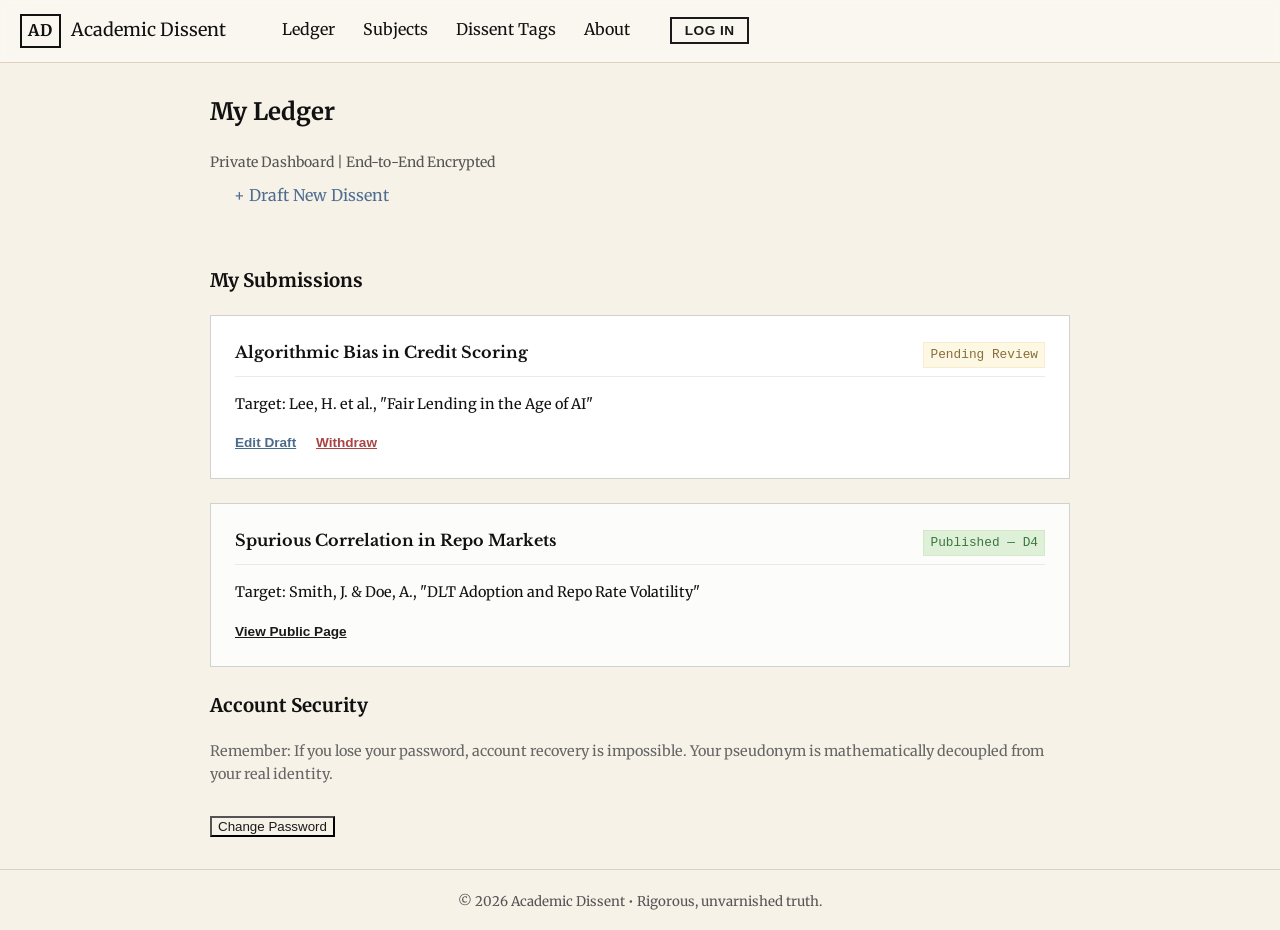
<file: dashboard.html>
<!doctype html>
<html lang="en">
  <head>
    <meta charset="utf-8" />
    <meta name="viewport" content="width=device-width, initial-scale=1" />
    <title>Academic Dissent — The Ledger</title>
    <link rel="preconnect" href="https://fonts.googleapis.com">
    <link rel="preconnect" href="https://fonts.gstatic.com" crossorigin>
    <link href="https://fonts.googleapis.com/css2?family=Merriweather:ital,wght@0,300;0,400;0,700;1,300;1,400&family=Libre+Baskerville:wght@400;700&display=swap" rel="stylesheet">
    <link rel="stylesheet" href="css/styles.css" />

    <!-- 1. Define the callback FIRST -->
    <script>
      let isTurnstileLoaded = false;
      function onTurnstileLoad() {
          isTurnstileLoaded = true;
      }
    </script>

    <!-- 2. THEN load Cloudflare Turnstile -->
    <script src="https://challenges.cloudflare.com/turnstile/v0/api.js?render=explicit&onload=onTurnstileLoad" async defer></script>
  </head>
  <body>
    <!-- The Custom Header -->
    <ad-header></ad-header>

    <main class="container" id="dashboard-content" style="display: none;">
      <header class="post-header">
        <h2 id="dashboard-welcome">My Ledger</h2>
        <div class="meta">Private Dashboard | End-to-End Encrypted</div>
      </header>

      <!-- Action Bar -->
      <section style="margin-bottom: 3rem; display: flex; gap: 1rem;">
        <a href="submit.html" class="submit-btn" style="text-decoration: none; display: inline-block; padding: 0.6rem 1.5rem;">+ Draft New Dissent</a>
      </section>

      <!-- The User's Submissions -->
      <section class="critique-section">
        <h3>My Submissions</h3>

        <!-- Placeholder for when we load data from Supabase -->
        <div id="user-submissions-list">

            <!-- Example: Pending Item -->
            <div style="border: 1px solid var(--border-color); padding: 1.5rem; margin-bottom: 1.5rem; background: #fff;">
                <div style="display: flex; justify-content: space-between; align-items: baseline; margin-bottom: 1rem; border-bottom: 1px solid #eaeaea; padding-bottom: 0.5rem;">
                    <h4 style="margin: 0; font-family: 'Libre Baskerville', serif;">Algorithmic Bias in Credit Scoring</h4>
                    <span style="font-size: 0.8rem; font-family: 'Fira Code', monospace; color: #8a6d3b; background: #fcf8e3; padding: 2px 6px; border: 1px solid #faebcc;">Pending Review</span>
                </div>
                <p style="font-size: 0.9rem; margin-bottom: 1rem;">Target: Lee, H. et al., "Fair Lending in the Age of AI"</p>
                <div style="font-size: 0.85rem; font-family: sans-serif;">
                    <a href="#" style="color: var(--accent-color); font-weight: bold; margin-right: 1rem;">Edit Draft</a>
                    <a href="#" style="color: #a94442; font-weight: bold;">Withdraw</a>
                </div>
            </div>

            <!-- Example: Published Item -->
            <div style="border: 1px solid var(--border-color); padding: 1.5rem; margin-bottom: 1.5rem; background: var(--bg-color);">
                <div style="display: flex; justify-content: space-between; align-items: baseline; margin-bottom: 1rem; border-bottom: 1px solid #eaeaea; padding-bottom: 0.5rem;">
                    <h4 style="margin: 0; font-family: 'Libre Baskerville', serif;">Spurious Correlation in Repo Markets</h4>
                    <span style="font-size: 0.8rem; font-family: 'Fira Code', monospace; color: #3c763d; background: #dff0d8; padding: 2px 6px; border: 1px solid #d6e9c6;">Published — D4</span>
                </div>
                <p style="font-size: 0.9rem; margin-bottom: 1rem;">Target: Smith, J. & Doe, A., "DLT Adoption and Repo Rate Volatility"</p>
                <div style="font-size: 0.85rem; font-family: sans-serif;">
                    <a href="post.html" style="color: var(--text-color); font-weight: bold; margin-right: 1rem;">View Public Page</a>
                </div>
            </div>

        </div>
      </section>

      <!-- Account Settings -->
      <section class="critique-section">
        <h3>Account Security</h3>
        <p style="font-size: 0.9rem; color: var(--meta-color);">Remember: If you lose your password, account recovery is impossible. Your pseudonym is mathematically decoupled from your real identity.</p>
        <button class="submit-btn" style="background: transparent; color: var(--text-color); margin-top: 1rem; max-width: 250px;" onclick="alert('Password change UI not yet implemented.')">Change Password</button>
      </section>
    </main>

    <footer class="site-footer">
      <small>© <span id="year"></span> Academic Dissent • Rigorous, unvarnished truth.</small>
    </footer>

    <!-- Required Scripts -->
    <script src="js/components.js"></script>
    <script src="js/auth.js"></script>

    <script>
      document.getElementById('year').textContent = new Date().getFullYear();

      window.addEventListener('load', async () => {
          // 1. Immediately show the page layout, regardless of login status
          document.getElementById('dashboard-content').style.display = 'block';

          try {
              // 2. Wait for Supabase to connect
              const client = await window.supabaseReady;
              const { data: { session } } = await client.auth.getSession();

              // 3. If logged in, personalize the dashboard title
              if (session) {
                  const username = session.user.email.split('@')[0];
                  document.getElementById('dashboard-welcome').textContent = `Ledger: ${username}`;
              } else {
                  document.getElementById('dashboard-welcome').textContent = `Ledger: Not Authenticated`;
              }
          } catch (err) {
              console.error("Dashboard personalization skipped:", err);
          }
      });
    </script>

  </body>
</html>
</file>
<file: css/styles.css>
/* Academic Dissent — brutalist academic aesthetic */
:root {
  --bg: #f7f2e7; /* off-white/sepia */
  --fg: #111;
  --muted: #555;
  --accent: #4e6e91; /* muted slate blue */
  --rule: #ddd2bf;
  --mono: "SFMono-Regular", Consolas, "Liberation Mono", Menlo, Courier, monospace;
    --bg-color: #fcfcfb;
    --text-color: #1a1a1a;
    --accent-color: #4a6b8c;
    --meta-color: #666666; /* Added this missing variable */
    --border-color: #d1d1cf;
    --code-bg: #f2f2f0;
}

html {
  box-sizing: border-box;
  -webkit-text-size-adjust: 100%;
}
*, *:before, *:after { box-sizing: inherit; }

body {
  margin: 0;
  background: var(--bg);
  color: var(--fg);
  font-family: "Merriweather", "Libre Baskerville", Georgia, serif;
  line-height: 1.6;
}

.visually-hidden { position: absolute; left: -9999px; width: 1px; height: 1px; overflow: hidden; }

.site-header {
  border-bottom: 1px solid var(--rule);
  background: rgba(255,255,255,0.4);
  backdrop-filter: blur(2px);
  position: relative;
}
.site-header .brand, .site-header .site-nav {
  display: inline-block;
  vertical-align: middle;
}
.site-header .brand { padding: 14px 20px; }
.logo { text-decoration: none; color: inherit; display: flex; align-items: baseline; gap: 10px; }
.logo-mark {
  display: inline-block; border: 2px solid var(--fg); padding: 2px 6px; font-weight: 700; letter-spacing: 1px;
}
.logo-name { font-weight: 400; font-size: 18px; }
.site-nav { padding: 0 20px; padding-right: 360px; }
.site-nav a { color: var(--fg); text-decoration: none; margin: 0 10px; padding: 18px 2px; border-bottom: 2px solid transparent; }
.site-nav a:hover, .site-nav a.active { border-color: var(--fg); }

/* Site search (top-right) — round icon-only control that expands on focus */
.site-search {
  position: absolute;
  right: 20px;
  top: 8px;
  max-width: 48vw;
}
.site-search-input {
  height: 36px;
  width: 36px; /* collapsed */
  border: 1px solid var(--rule);
  background-color: #fff;
  background-image: url("data:image/svg+xml;utf8,<svg xmlns='http://www.w3.org/2000/svg' width='16' height='16' viewBox='0 0 24 24' fill='none' stroke='%23555' stroke-width='2' stroke-linecap='round' stroke-linejoin='round'><circle cx='11' cy='11' r='7'/><line x1='21' y1='21' x2='16.65' y2='16.65'/></svg>");
  background-repeat: no-repeat;
  background-position: center;
  background-size: 16px 16px;
  color: var(--fg);
  font-family: inherit;
  font-size: 14px;
  border-radius: 9999px;
  padding: 0; /* no text padding when collapsed */
  transition: width 160ms ease, padding 160ms ease, background-position 160ms ease, border-color 160ms ease;
}
.site-search-input:focus { outline: 2px solid rgba(78,110,145,0.25); border-color: var(--accent); }
.site-search.active .site-search-input {
  width: 320px; /* expanded */
  padding-left: 36px; /* room for icon */
  background-position: 10px center; /* move icon to the left */
}

/* Legacy dropdown rules kept for backward compat (unused by new JS) */
.site-search-results { display: none; }

.container { max-width: 900px; margin: 30px auto; padding: 0 20px; }

.ledger { display: grid; gap: 18px; }
.ledger-item { border-bottom: 1px solid var(--rule); padding-bottom: 14px; }
.ledger-item a.title { color: var(--fg); text-decoration: none; font-weight: 700; }
.ledger-item a.title:hover { text-decoration: underline; color: var(--accent); }
.meta { color: var(--muted); font-size: 14px; }

.chip { display: inline-block; font-size: 12px; padding: 2px 6px; border: 1px solid var(--rule); margin-right: 6px; color: var(--muted); text-decoration: none; }
.chip:hover { color: var(--fg); border-color: var(--fg); }

.site-footer { border-top: 1px solid var(--rule); padding: 18px 20px; text-align: center; color: var(--muted); }

article.post h1 { font-size: 28px; margin: 0 0 6px; }
article.post .post-meta { color: var(--muted); margin-bottom: 18px; }
article.post h2 { font-size: 20px; margin-top: 24px; border-top: 2px solid var(--rule); padding-top: 12px; }
article.post .section { margin-bottom: 16px; }

code, pre { font-family: var(--mono); background: rgba(0,0,0,0.04); }
code { padding: 0 4px; border: 1px solid var(--rule); }
pre { padding: 12px; overflow-x: auto; border: 1px solid var(--rule); }
pre code { background: transparent; border: 0; padding: 0; }

a { color: var(--accent); }
a:hover { text-decoration: underline; }

@media print {
  .site-header, .site-footer, .site-nav { display: none; }
  body { background: #fff; color: #000; }
}

/* Hide the hamburger button on desktop */
.menu-toggle {
  display: none;
  background: transparent;
  border: none;
  cursor: pointer;
  color: var(--fg);
  padding: 8px;
  margin-right: 15px; /* Adjust spacing to align with your design */
}

/* New Mobile Collapsible Menu Styles */
@media (max-width: 600px) {
  .site-header {
    display: flex;
    flex-wrap: wrap;
    justify-content: space-between;
    align-items: center;
    padding: 10px 0;
  }

  .site-header .brand {
    padding: 10px 20px;
  }

  /* Show the hamburger menu button */
  .menu-toggle {
    display: block;
  }

  /* Hide navigation by default and format it as a vertical list */
  .site-nav {
    display: none;
    width: 100%;
    flex-direction: column;
    padding: 0;
    background: var(--bg);
    border-top: 1px solid var(--rule);
    margin-top: 10px;
  }

  /* Class toggled by JavaScript to show the menu */
  .site-nav.open {
    display: flex;
  }

  /* Style the mobile links */
  .site-nav a {
    text-align: center;
    padding: 15px 0;
    margin: 0;
    border-bottom: 1px solid var(--rule);
  }

  .site-nav a:last-child {
    border-bottom: none;
  }

  .site-nav a.active {
    font-weight: 700;
    background-color: rgba(0,0,0,0.03); /* Subtle highlight for active page */
    border-bottom: 1px solid var(--rule);
  }
}

/* Modal Background Overlay */
.modal {
    display: none; /* Hidden by default */
    position: fixed;
    z-index: 1000; /* Sit on top of everything */
    left: 0;
    top: 0;
    width: 100%;
    height: 100%;
    background-color: rgba(0, 0, 0, 0.6); /* Black w/ opacity */
}

/* Modal Content Box */
.modal-content {
    background-color: var(--bg-color);
    margin: 10% auto; /* 10% from the top and centered */
    padding: 2rem;
    border: 2px solid var(--text-color);
    width: 90%;
    max-width: 450px;
    position: relative;
    box-shadow: 5px 5px 0px rgba(0,0,0,0.1); /* Brutalist shadow */
}

/* The Close Button (x) */
.close-modal {
    color: var(--meta-color);
    float: right;
    font-size: 28px;
    font-weight: bold;
    cursor: pointer;
    line-height: 1;
}

.close-modal:hover {
    color: var(--accent-color);
}

/* Modal Tabs */
.modal-tabs {
    display: flex;
    gap: 20px;
    margin-bottom: 20px;
    border-bottom: 2px solid var(--text-color);
    padding-bottom: 10px;
}

.modal-tabs button {
    background: none;
    border: none;
    font-family: 'Libre Baskerville', serif;
    font-size: 1.2rem;
    cursor: pointer;
}

.active-tab {
    color: var(--text-color);
    font-weight: bold;
}

.inactive-tab {
    color: var(--meta-color);
    font-weight: normal;
}

/* Navigation Button Styling */
.nav-login-btn {
    border: 2px solid var(--text-color);
    padding: 0.25rem 0.8rem;
    margin-left: 1.5rem;
    font-family: sans-serif;
    font-size: 0.85rem;
    font-weight: bold;
    text-transform: uppercase;
    letter-spacing: 0.5px;
    background-color: transparent;
    color: var(--text-color);
    cursor: pointer;
    transition: all 0.2s ease-in-out;
}

.nav-login-btn:hover {
    background-color: var(--text-color);
    color: var(--bg-color);
}



/* ==========================================
   MODAL & AUTHENTICATION UI
   ========================================== */

/* Background Overlay */
.modal {
    display: none;
    position: fixed;
    z-index: 1000;
    left: 0;
    top: 0;
    width: 100%;
    height: 100%;
    background-color: rgba(0, 0, 0, 0.7);
    backdrop-filter: blur(2px);

    /* ADDED: Allow the overlay itself to scroll if the screen is tiny */
    overflow-y: auto;
    padding-bottom: 2rem; /* Ensure space at the bottom when scrolling */
}

/* Modal Content Box */
.modal-content {
    background-color: var(--bg-color);
    margin: 5vh auto; /* CHANGED: Reduced from 8% to 5vh to sit higher on the screen */
    padding: 2.5rem 2rem; /* CHANGED: Reduced padding slightly to save vertical space */
    border: 3px solid var(--text-color);
    width: 90%;
    max-width: 420px;
    position: relative;
    box-shadow: 8px 8px 0px rgba(0,0,0,0.15);
}
/* The Close Button (x) */
.close-modal {
    position: absolute;
    top: 1rem;
    right: 1.5rem;
    color: var(--meta-color);
    font-family: sans-serif;
    font-size: 24px;
    font-weight: bold;
    cursor: pointer;
    line-height: 1;
    transition: color 0.2s ease;
}
/* Form Typography - Tighter spacing */
#form-title {
    font-family: 'Merriweather', serif;
    font-size: 1.3rem; /* Slightly smaller */
    margin-bottom: 0.3rem;
    margin-top: 0;
    color: var(--text-color);
}

.modal-desc {
    font-family: sans-serif;
    font-size: 0.8rem; /* Slightly smaller */
    line-height: 1.3;
    color: var(--meta-color);
    margin-bottom: 1.5rem; /* Reduced from 2rem */
    border-left: 3px solid var(--accent-color);
    padding-left: 0.8rem;
}

/* Form Inputs inside Modal - Tighter spacing */
.modal-content .form-group {
    margin-bottom: 1rem; /* Reduced from 1.5rem */
}

.modal-content label {
    display: block;
    font-family: sans-serif;
    font-size: 0.8rem;
    font-weight: bold;
    text-transform: uppercase;
    letter-spacing: 0.5px;
    margin-bottom: 0.3rem;
    color: var(--text-color);
}

.close-modal:hover {
    color: var(--accent-color);
}

/* Modal Tabs (Log In / Register) */
.modal-tabs {
    display: flex;
    gap: 0; /* Remove gap so borders touch */
    margin-bottom: 2rem;
    border-bottom: 2px solid var(--border-color);
}

.modal-tabs button {
    flex: 1; /* Makes tabs equal width */
    background: none;
    border: none;
    padding: 0.8rem 0;
    font-family: 'Libre Baskerville', serif;
    font-size: 1.1rem;
    cursor: pointer;
    transition: all 0.2s ease;
    border-bottom: 3px solid transparent; /* Placeholder for active state */
    margin-bottom: -2px; /* Pull down to overlap the container border */
}

/* Active Tab Styling */
.active-tab {
    color: var(--text-color);
    font-weight: bold;
    border-bottom: 3px solid var(--text-color) !important;
}

/* Inactive Tab Styling */
.inactive-tab {
    color: var(--meta-color);
    font-weight: normal;
}

.inactive-tab:hover {
    color: var(--text-color);
}

/* Form Typography */
#form-title {
    font-family: 'Merriweather', serif;
    font-size: 1.4rem;
    margin-bottom: 0.5rem;
    margin-top: 0;
    color: var(--text-color);
}

.modal-desc {
    font-family: sans-serif;
    font-size: 0.85rem;
    line-height: 1.4;
    color: var(--meta-color);
    margin-bottom: 2rem;
    border-left: 3px solid var(--accent-color);
    padding-left: 0.8rem;
}

/* Form Inputs inside Modal */
.modal-content .form-group {
    margin-bottom: 1.5rem;
}

.modal-content label {
    display: block;
    font-family: sans-serif;
    font-size: 0.85rem;
    font-weight: bold;
    text-transform: uppercase;
    letter-spacing: 0.5px;
    margin-bottom: 0.4rem;
    color: var(--text-color);
}

.modal-content input[type="text"],
.modal-content input[type="password"] {
    width: 100%;
    padding: 0.8rem;
    font-family: 'Fira Code', monospace; /* Use code font for inputs */
    font-size: 0.9rem;
    border: 1px solid var(--border-color);
    background-color: var(--code-bg);
    box-sizing: border-box; /* Ensures padding doesn't widen the box */
    transition: border-color 0.2s ease;
}

.modal-content input[type="text"]:focus,
.modal-content input[type="password"]:focus {
    outline: none;
    border-color: var(--accent-color);
    background-color: #fff;
}

/* Submit Button inside Modal */
.modal-content .submit-btn {
    width: 100%;
    padding: 1rem;
    margin-top: 1rem;
    font-family: sans-serif;
    font-size: 0.9rem;
    font-weight: bold;
    text-transform: uppercase;
    letter-spacing: 1px;
    background-color: var(--text-color);
    color: var(--bg-color);
    border: 2px solid var(--text-color);
    cursor: pointer;
    transition: all 0.2s ease;
}

.modal-content .submit-btn:hover {
    background-color: transparent;
    color: var(--text-color);
}

.modal-content .submit-btn:disabled {
    background-color: var(--border-color);
    border-color: var(--border-color);
    color: var(--meta-color);
    cursor: not-allowed;
}

/* Feedback Message */
.feedback-msg {
    margin-top: 1rem;
    font-family: sans-serif;
    font-size: 0.85rem;
    font-weight: bold;
    text-align: center;
    min-height: 1.2rem; /* Prevents layout jump when text appears */
}
/* Password Visibility Toggle */
.password-wrapper {
    position: relative;
    display: flex;
    align-items: center;
}

/* Ensure padding so text doesn't hide behind the icon */
.password-wrapper input[type="password"],
.password-wrapper input[type="text"] {
    width: 100%;
    padding-right: 2.5rem;
}

.toggle-password {
    position: absolute;
    right: 0.8rem;
    cursor: pointer;
    color: var(--meta-color);
    display: flex;
    align-items: center;
    justify-content: center;
    transition: color 0.2s ease;
}

.toggle-password:hover {
    color: var(--text-color);
}
</file>
